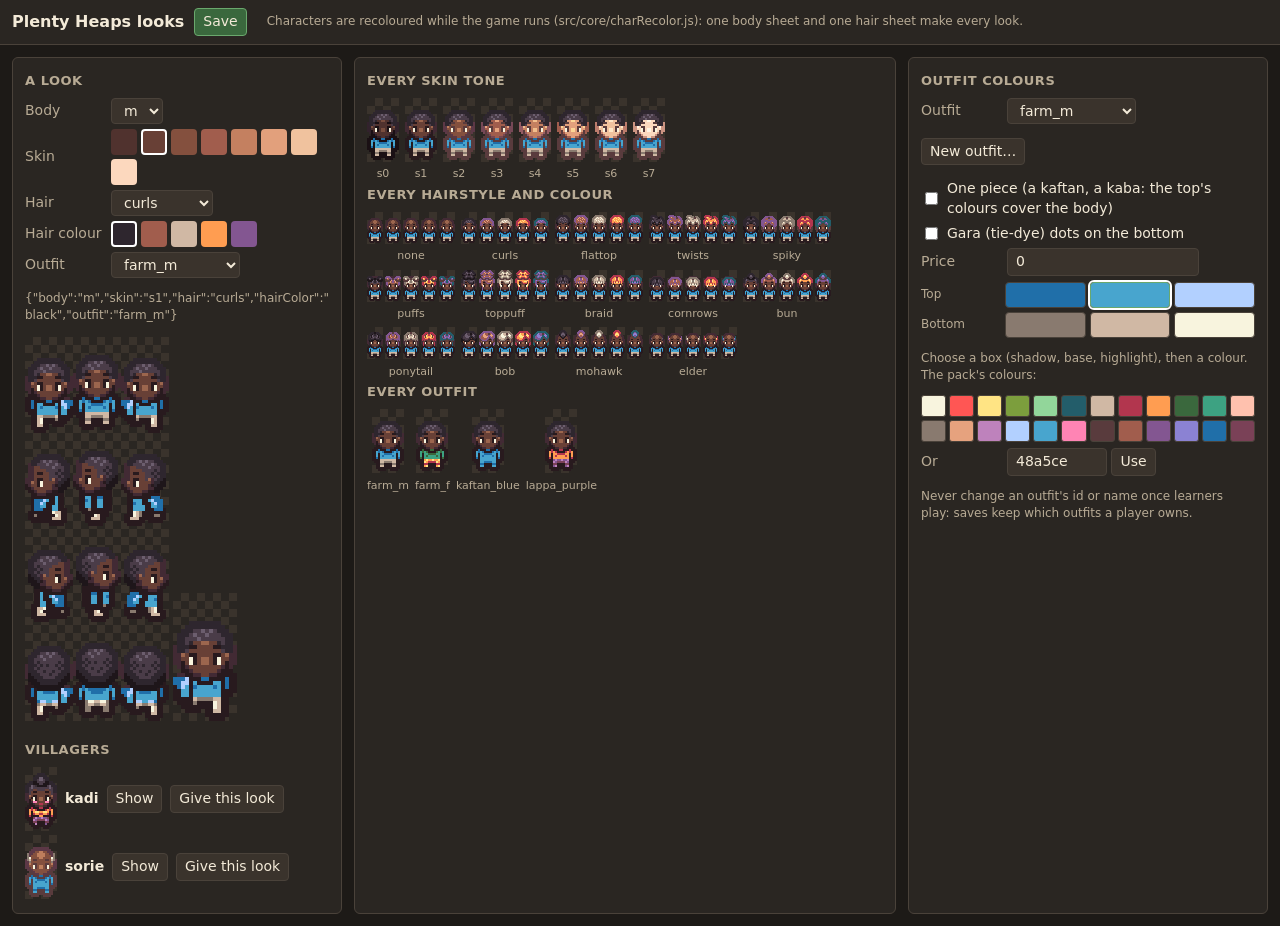
<file: tools/map-maker/looks.html>
<!DOCTYPE html>
<html lang="en">
<head>
<meta charset="utf-8">
<meta name="viewport" content="width=device-width, initial-scale=1">
<title>Plenty Heaps looks</title>
<link rel="icon" href="data:,">
<style>
  :root { --bg: #1d1a17; --panel: #2a2622; --line: #4a423a; --text: #f3ead8; --muted: #b8ab95; --accent: #e8c170; --green: #3a683d; }
  * { box-sizing: border-box; }
  html, body { margin: 0; background: var(--bg); color: var(--text); font: 14px/1.4 system-ui, sans-serif; }
  header { display: flex; gap: 10px; align-items: center; padding: 8px 12px; background: var(--panel); border-bottom: 1px solid var(--line); }
  header h1 { font-size: 16px; margin: 0; }
  main { display: grid; grid-template-columns: 330px 1fr 360px; gap: 12px; padding: 12px; }
  section { background: var(--panel); border: 1px solid var(--line); border-radius: 6px; padding: 10px 12px; }
  h2 { font-size: 13px; text-transform: uppercase; letter-spacing: .04em; color: var(--muted); margin: 4px 0 8px; }
  button, select, input { font: inherit; color: var(--text); background: #3a332c; border: 1px solid var(--line); border-radius: 4px; padding: 3px 8px; }
  button { cursor: pointer; }
  button:hover { border-color: var(--accent); }
  button.on, button.primary { background: var(--green); border-color: #6aa86d; }
  label.row { display: flex; align-items: center; gap: 6px; margin: 5px 0; }
  label.row > span:first-child { min-width: 80px; color: var(--muted); }
  canvas { image-rendering: pixelated; background: repeating-conic-gradient(#3a332c 0% 25%, #2a2622 0% 50%) 0 0 / 16px 16px; }
  .swatches { display: flex; flex-wrap: wrap; gap: 4px; }
  .swatch { width: 26px; height: 26px; border-radius: 4px; border: 2px solid transparent; cursor: pointer; padding: 0; }
  .swatch.on { border-color: #fff; }
  .grid { display: flex; flex-wrap: wrap; gap: 6px; }
  .grid figure { margin: 0; text-align: center; font-size: 11px; color: var(--muted); cursor: pointer; }
  .hint { font-size: 12px; color: var(--muted); overflow-wrap: anywhere; }
  .colors { display: grid; grid-template-columns: 80px repeat(3, 1fr); gap: 4px; align-items: center; margin: 6px 0; }
  .colors button.slot { height: 26px; }
  .colors button.slot.on { outline: 2px solid #fff; }
  .palette { display: grid; grid-template-columns: repeat(12, 1fr); gap: 3px; margin: 6px 0; }
  .palette button { height: 22px; padding: 0; border-radius: 3px; }
  #status { color: var(--muted); }
</style>
</head>
<body>
<header>
  <h1>Plenty Heaps looks</h1>
  <button id="save" class="primary">Save</button>
  <span id="status"></span>
  <span class="hint">Characters are recoloured while the game runs (src/core/charRecolor.js): one body sheet and one hair sheet make every look.</span>
</header>
<main>
  <section>
    <h2>A look</h2>
    <div id="look"></div>
    <p><canvas id="sheet" width="144" height="384"></canvas> <canvas id="walk" width="64" height="128"></canvas></p>
    <h2>Villagers</h2>
    <div id="npcs"></div>
  </section>
  <section>
    <h2>Every skin tone</h2>
    <div class="grid" id="skins"></div>
    <h2>Every hairstyle and colour</h2>
    <div class="grid" id="hairs"></div>
    <h2>Every outfit</h2>
    <div class="grid" id="outfits"></div>
  </section>
  <section>
    <h2>Outfit colours</h2>
    <div id="outfit-edit"></div>
  </section>
</main>
<script src="/src/namespace.js"></script>
<script src="/src/data/registry.js"></script>
<script src="/src/data/appearance.js"></script>
<script src="/src/data/npcs.js"></script>
<script src="/src/core/charRecolor.js"></script>
<script src="looks.js"></script>
</body>
</html>
</file>
